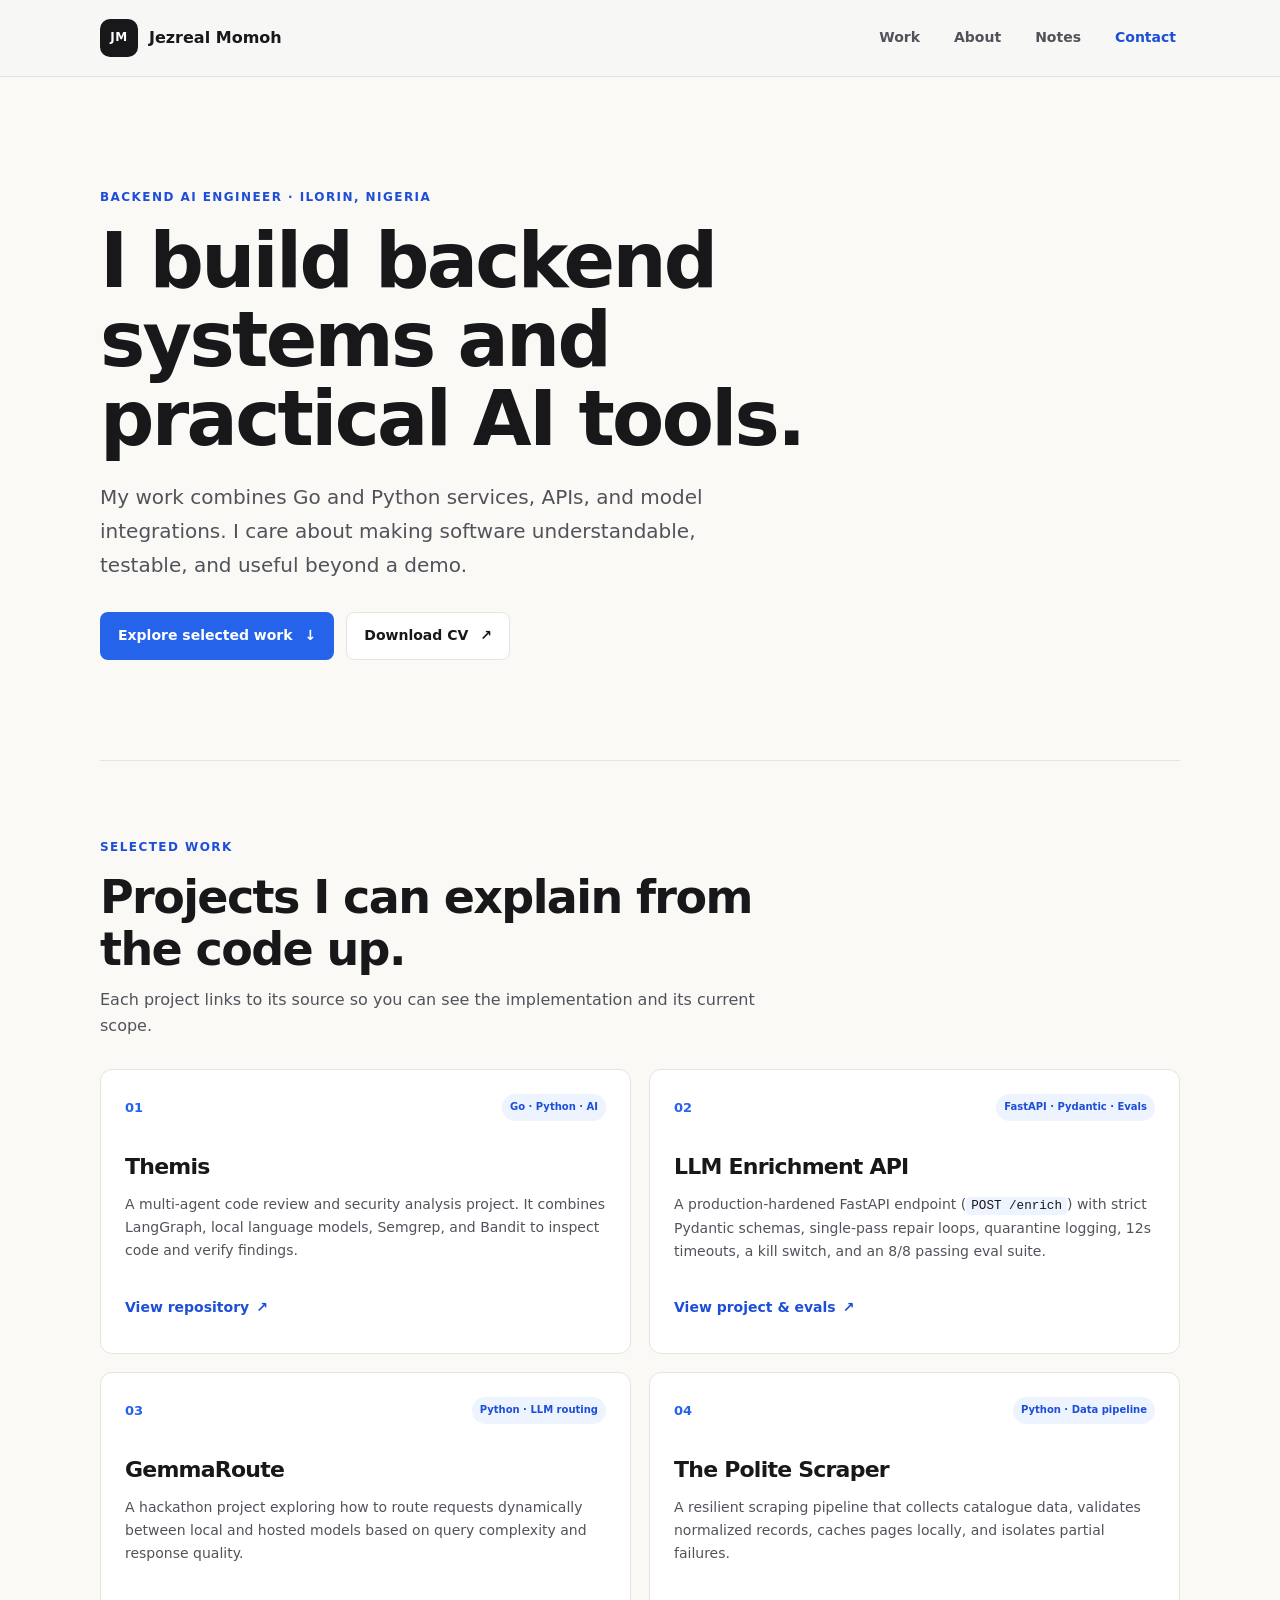
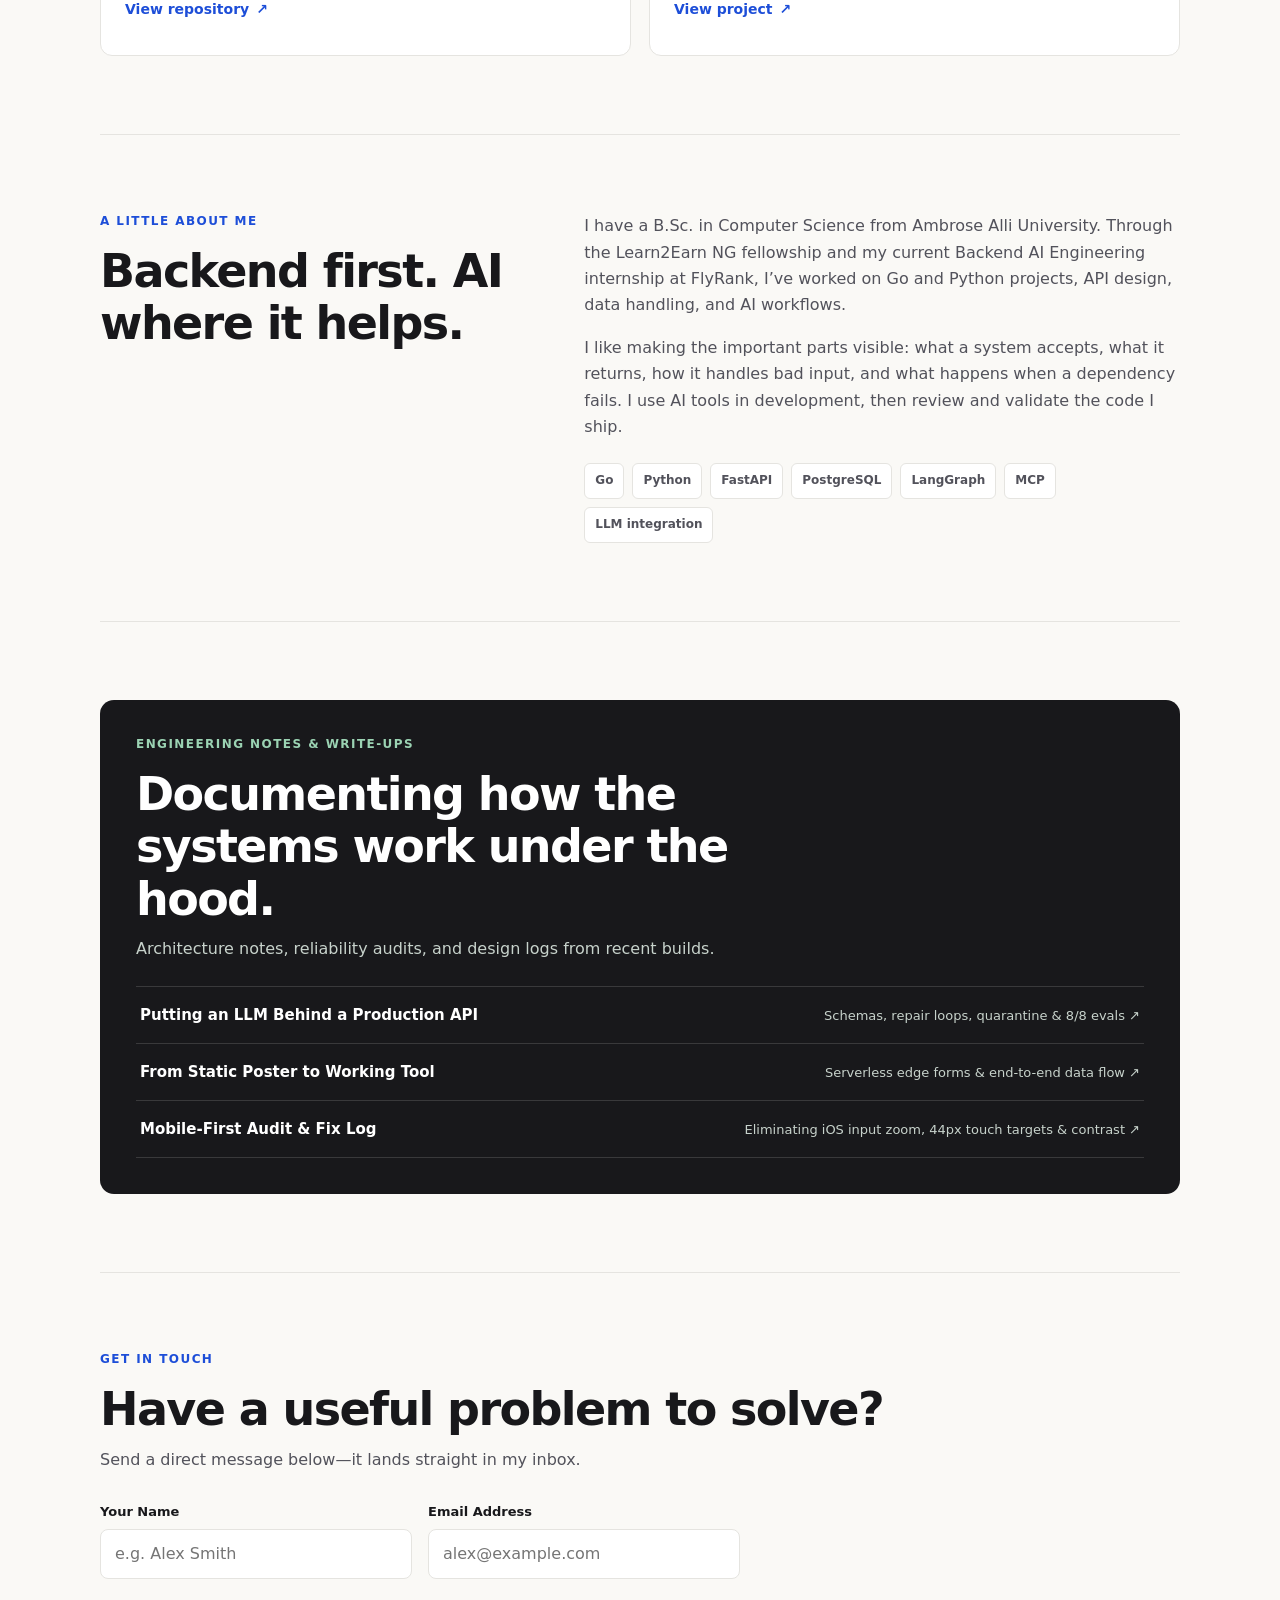
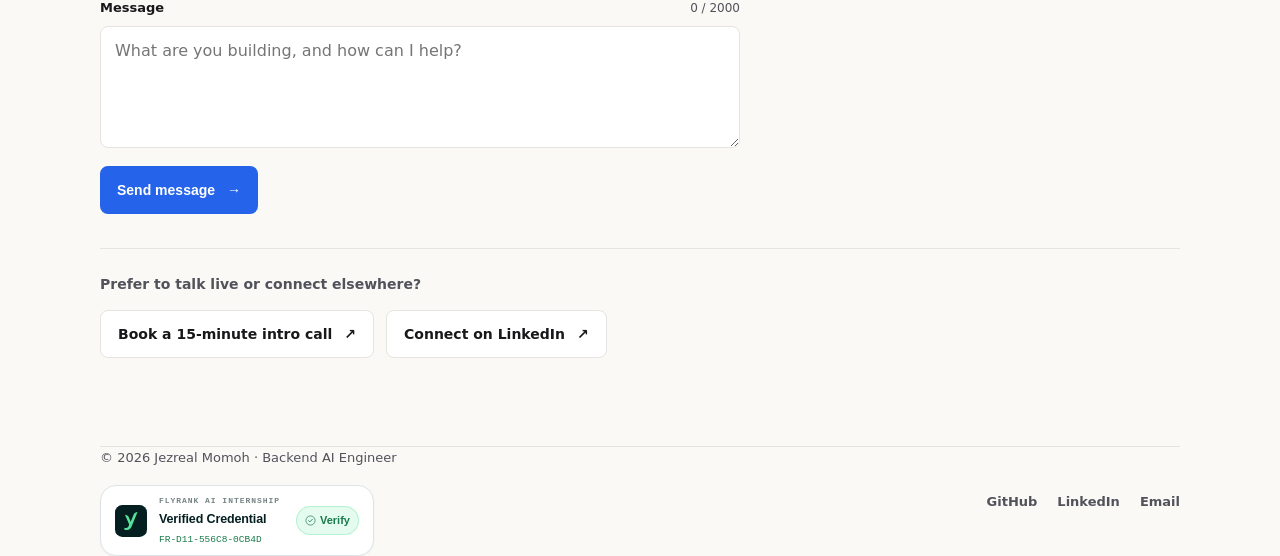
<file: site/index.html>
<!doctype html>
<html lang="en">
  <head>
    <meta charset="utf-8">
    <meta name="viewport" content="width=device-width, initial-scale=1">
    <meta name="description" content="Jezreal Momoh is a Backend AI Engineer building Go and Python services, FastAPI endpoints, Pydantic schemas, multi-agent systems, and reliable LLM integrations.">
    <meta name="author" content="Jezreal Momoh">
    <meta name="robots" content="index, follow">
    <meta name="theme-color" content="#faf9f6">
    <title>Jezreal Momoh — Backend AI Engineer</title>
    <link rel="canonical" href="https://jezreal-momoh-portfolio.netlify.app/">

    <!-- Open Graph / Social Share Preview -->
    <meta property="og:type" content="website">
    <meta property="og:url" content="https://jezreal-momoh-portfolio.netlify.app/">
    <meta property="og:title" content="Jezreal Momoh — Backend AI Engineer">
    <meta property="og:description" content="Backend systems and practical AI tools in Go and Python: FastAPI services, Pydantic schemas, multi-agent code review, and evals.">
    <meta property="og:image" content="https://jezreal-momoh-portfolio.netlify.app/assets/og-card.png">
    <meta property="og:image:width" content="1200">
    <meta property="og:image:height" content="630">
    <meta property="og:image:alt" content="Jezreal Momoh — Backend AI Engineer portfolio preview">

    <!-- Twitter / X Card -->
    <meta name="twitter:card" content="summary_large_image">
    <meta name="twitter:title" content="Jezreal Momoh — Backend AI Engineer">
    <meta name="twitter:description" content="Backend systems and practical AI tools in Go and Python: FastAPI services, Pydantic schemas, multi-agent code review, and evals.">
    <meta name="twitter:image" content="https://jezreal-momoh-portfolio.netlify.app/assets/og-card.png">

    <link rel="icon" type="image/svg+xml" href="./assets/jm-favicon.svg">
    <link rel="stylesheet" href="./styles.css">

    <!-- Privacy-Friendly Visitor Analytics (Cloudflare Web Analytics & GoatCounter) -->
    <script defer src="https://static.cloudflareinsights.com/beacon.min.js" data-cf-beacon='{"token": "jezreal-momoh-portfolio-analytics", "spa": false}'></script>
    <script data-goatcounter="https://jezreal-momoh.goatcounter.com/count" async src="//gc.zgo.at/count.js"></script>

    <script type="application/ld+json">
      {
        "@context": "https://schema.org",
        "@type": "Person",
        "name": "Jezreal Momoh",
        "jobTitle": "Backend AI Engineer",
        "url": "https://jezreal-momoh-portfolio.netlify.app/",
        "address": {
          "@type": "PostalAddress",
          "addressLocality": "Ilorin",
          "addressCountry": "NG"
        },
        "sameAs": [
          "https://github.com/jezreal-dev",
          "https://linkedin.com/in/jezreal-momoh"
        ]
      }
    </script>
  </head>
  <body>
    <a class="skip-link" href="#main">Skip to content</a>

    <header class="site-header">
      <div class="header-inner">
        <a class="brand" href="#top" aria-label="Jezreal Momoh, home">
          <span class="brand-mark" aria-hidden="true">JM</span>
          <span>Jezreal Momoh</span>
        </a>
        <nav aria-label="Main navigation">
          <a href="#work">Work</a>
          <a href="#about">About</a>
          <a href="#notes">Notes</a>
          <a class="nav-contact" href="#contact">Contact</a>
        </nav>
      </div>
    </header>

    <main id="main">
      <section class="hero" id="top" aria-labelledby="hero-title">
        <p class="eyebrow">Backend AI Engineer · Ilorin, Nigeria</p>
        <h1 id="hero-title">I build backend systems and practical AI tools.</h1>
        <p class="hero-copy">My work combines Go and Python services, APIs, and model integrations. I care about making software understandable, testable, and useful beyond a demo.</p>
        <div class="hero-actions">
          <a class="button button-primary" href="#work">Explore selected work <span aria-hidden="true">↓</span></a>
          <a class="button button-secondary" href="./assets/Jezreal_Momoh_Backend_AI_Engineer_CV.pdf" download>Download CV <span aria-hidden="true">↗</span></a>
        </div>
      </section>

      <section class="work section-block" id="work" aria-labelledby="work-title">
        <div class="section-heading">
          <p class="eyebrow">Selected work</p>
          <h2 id="work-title">Projects I can explain from the code up.</h2>
          <p>Each project links to its source so you can see the implementation and its current scope.</p>
        </div>
        <div class="project-grid">
          <article class="project-card">
            <div class="project-topline"><span class="project-number">01</span><span class="tag">Go · Python · AI</span></div>
            <h3>Themis</h3>
            <p>A multi-agent code review and security analysis project. It combines LangGraph, local language models, Semgrep, and Bandit to inspect code and verify findings.</p>
            <a class="text-link" href="https://github.com/jezreal-dev/themis" target="_blank" rel="noopener noreferrer">View repository <span aria-hidden="true">↗</span></a>
          </article>
          <article class="project-card">
            <div class="project-topline"><span class="project-number">02</span><span class="tag">FastAPI · Pydantic · Evals</span></div>
            <h3>LLM Enrichment API</h3>
            <p>A production-hardened FastAPI endpoint (<code>POST /enrich</code>) with strict Pydantic schemas, single-pass repair loops, quarantine logging, 12s timeouts, a kill switch, and an 8/8 passing eval suite.</p>
            <a class="text-link" href="https://github.com/jezreal-dev/flyrank-backend-ai-engineering/tree/main/BE-01-crud-api" target="_blank" rel="noopener noreferrer">View project &amp; evals <span aria-hidden="true">↗</span></a>
          </article>
          <article class="project-card">
            <div class="project-topline"><span class="project-number">03</span><span class="tag">Python · LLM routing</span></div>
            <h3>GemmaRoute</h3>
            <p>A hackathon project exploring how to route requests dynamically between local and hosted models based on query complexity and response quality.</p>
            <a class="text-link" href="https://github.com/jezreal-dev/gemmaroute" target="_blank" rel="noopener noreferrer">View repository <span aria-hidden="true">↗</span></a>
          </article>
          <article class="project-card">
            <div class="project-topline"><span class="project-number">04</span><span class="tag">Python · Data pipeline</span></div>
            <h3>The Polite Scraper</h3>
            <p>A resilient scraping pipeline that collects catalogue data, validates normalized records, caches pages locally, and isolates partial failures.</p>
            <a class="text-link" href="https://github.com/jezreal-dev/flyrank-backend-ai-engineering/tree/main/scraper" target="_blank" rel="noopener noreferrer">View project <span aria-hidden="true">↗</span></a>
          </article>
        </div>
      </section>

      <section class="about section-block" id="about" aria-labelledby="about-title">
        <div class="section-heading">
          <p class="eyebrow">A little about me</p>
          <h2 id="about-title">Backend first. AI where it helps.</h2>
        </div>
        <div class="about-copy">
          <p>I have a B.Sc. in Computer Science from Ambrose Alli University. Through the Learn2Earn NG fellowship and my current Backend AI Engineering internship at FlyRank, I’ve worked on Go and Python projects, API design, data handling, and AI workflows.</p>
          <p>I like making the important parts visible: what a system accepts, what it returns, how it handles bad input, and what happens when a dependency fails. I use AI tools in development, then review and validate the code I ship.</p>
          <div class="skill-list" aria-label="Tools and areas I work with">
            <span>Go</span><span>Python</span><span>FastAPI</span><span>PostgreSQL</span><span>LangGraph</span><span>MCP</span><span>LLM integration</span>
          </div>
        </div>
      </section>

      <section class="notes section-block" id="notes" aria-labelledby="notes-title">
        <div class="notes-panel">
          <div class="notes-header">
            <p class="eyebrow">Engineering notes &amp; write-ups</p>
            <h2 id="notes-title">Documenting how the systems work under the hood.</h2>
            <p>Architecture notes, reliability audits, and design logs from recent builds.</p>
          </div>
          <ul class="notes-list">
            <li>
              <a class="note-item" href="https://github.com/jezreal-dev/flyrank-backend-ai-engineering/tree/main/BE-01-crud-api#readme" target="_blank" rel="noopener noreferrer">
                <span class="note-title">Putting an LLM Behind a Production API</span>
                <span class="note-meta">Schemas, repair loops, quarantine &amp; 8/8 evals ↗</span>
              </a>
            </li>
            <li>
              <a class="note-item" href="https://github.com/jezreal-dev/portfolio/blob/main/MAKE_IT_DO_SOMETHING.md" target="_blank" rel="noopener noreferrer">
                <span class="note-title">From Static Poster to Working Tool</span>
                <span class="note-meta">Serverless edge forms &amp; end-to-end data flow ↗</span>
              </a>
            </li>
            <li>
              <a class="note-item" href="https://github.com/jezreal-dev/portfolio/blob/main/MOBILE_FIX_LOG.md" target="_blank" rel="noopener noreferrer">
                <span class="note-title">Mobile-First Audit &amp; Fix Log</span>
                <span class="note-meta">Eliminating iOS input zoom, 44px touch targets &amp; contrast ↗</span>
              </a>
            </li>
          </ul>
        </div>
      </section>

      <section class="contact section-block" id="contact" aria-labelledby="contact-title">
        <p class="eyebrow">Get in touch</p>
        <h2 id="contact-title">Have a useful problem to solve?</h2>
        <p>Send a direct message below—it lands straight in my inbox.</p>

        <form class="contact-form" name="contact" method="POST" data-netlify="true" netlify-honeypot="bot-field" id="contact-form">
          <input type="hidden" name="form-name" value="contact">
          <p class="visually-hidden">
            <label>Don’t fill this out if you're human: <input name="bot-field" tabindex="-1"></label>
          </p>

          <div class="form-row">
            <div class="form-group">
              <label for="name">Your Name</label>
              <input type="text" id="name" name="name" required minlength="2" maxlength="100" placeholder="e.g. Alex Smith" autocomplete="name">
            </div>
            <div class="form-group">
              <label for="email">Email Address</label>
              <input type="email" id="email" name="email" required maxlength="254" placeholder="alex@example.com" autocomplete="email">
            </div>
          </div>

          <div class="form-group">
            <div class="label-row">
              <label for="message">Message</label>
              <span class="char-count" id="message-count" aria-live="off">0 / 2000</span>
            </div>
            <textarea id="message" name="message" rows="4" required minlength="5" maxlength="2000" placeholder="What are you building, and how can I help?"></textarea>
          </div>

          <div class="form-actions">
            <button type="submit" class="button button-primary" id="form-submit-btn">
              <span>Send message</span>
              <span aria-hidden="true">→</span>
            </button>
            <p class="form-status" id="form-status" aria-live="polite"></p>
          </div>
        </form>

        <div class="contact-alt">
          <p class="contact-alt-label">Prefer to talk live or connect elsewhere?</p>
          <div class="contact-actions">
            <a class="button button-secondary" href="https://calendly.com/laerzej/15-minute-intro-call" target="_blank" rel="noopener noreferrer">Book a 15-minute intro call <span aria-hidden="true">↗</span></a>
            <a class="button button-secondary" href="https://linkedin.com/in/jezreal-momoh" target="_blank" rel="noopener noreferrer">Connect on LinkedIn <span aria-hidden="true">↗</span></a>
          </div>
        </div>
      </section>
    </main>

    <footer class="site-footer">
      <div class="footer-left">
        <p>© 2026 Jezreal Momoh · Backend AI Engineer</p>
        <!-- Official FlyRank Graduate Badge from internship-badge.netlify.app -->
        <a href="https://internship.flyrank.ai/verify/FR-D11-556C8-0CB4D?first_name=Jezreal" target="_blank" rel="noopener noreferrer" class="flyrank-official-badge" aria-label="Verify Jezreal Momoh's FlyRank AI Internship credential FR-D11-556C8-0CB4D" style="box-sizing:border-box;margin:10px 0 0 0;padding:8px 14px;border:1px solid #DDE4E7;background:#FFFFFF;text-decoration:none;font-family:-apple-system,BlinkMacSystemFont,'Segoe UI',Roboto,Helvetica,Arial,sans-serif;display:inline-flex;align-items:center;gap:12px;border-radius:16px;box-shadow:0 1px 2px rgba(5,31,33,0.05);max-width:100%">
          <svg width="32" height="32" viewBox="0 0 96 96" fill="none" xmlns="http://www.w3.org/2000/svg" aria-hidden="true" style="display:block;flex:none"><rect width="96" height="96" rx="22" fill="#051F21"></rect><path d="M28.2354 74.2202V67.9039C29.6419 68.4369 31.3724 68.7055 33.4311 68.7055C35.3235 68.7055 36.8153 68.2396 37.8979 67.3079C38.9805 66.3762 39.9566 64.8695 40.8218 62.792L42.6887 58.3139L29.8976 29.2879C35.0038 29.2879 39.6028 32.3307 41.5294 36.9893L47.0746 50.3985L56.0126 28.6038C57.9221 23.9452 62.5168 20.894 67.6187 20.894L50.0795 63.5936C48.4556 67.5933 46.5205 70.5102 44.2743 72.3484C42.0281 74.1867 39.1169 75.1058 35.5451 75.1058C32.6212 75.1058 30.1875 74.812 28.2354 74.2244V74.2202Z" fill="#54E399"></path></svg>
          <span style="display:flex;flex-direction:column;gap:2px;min-width:0;text-align:left">
            <span style="font-family:ui-monospace,SFMono-Regular,Menlo,Consolas,monospace;font-size:8px;font-weight:700;letter-spacing:0.12em;text-transform:uppercase;color:rgba(5,31,33,0.55)">FlyRank AI Internship</span>
            <span style="font-size:12.5px;font-weight:600;color:#051F21;letter-spacing:-0.01em;white-space:nowrap">Verified Credential</span>
            <span style="font-family:ui-monospace,SFMono-Regular,Menlo,Consolas,monospace;font-size:9.5px;color:#1A7A4A">FR-D11-556C8-0CB4D</span>
          </span>
          <span style="display:flex;align-items:center;gap:4px;margin-left:4px;padding:4px 8px;background:rgba(84,227,153,0.15);border:1px solid rgba(84,227,153,0.35);border-radius:9999px;font-size:11px;font-weight:600;color:#1A7A4A;flex:none">
            <svg width="11" height="11" viewBox="0 0 24 24" fill="none" xmlns="http://www.w3.org/2000/svg" aria-hidden="true" style="display:block;flex:none"><circle cx="12" cy="12" r="10" stroke="#1A7A4A" stroke-width="1.5"></circle><path d="M7.9 12.3l2.8 2.8 5.4-5.8" stroke="#1A7A4A" stroke-width="1.8" stroke-linecap="round" stroke-linejoin="round"></path></svg>Verify
          </span>
        </a>
      </div>
      <div class="footer-links">
        <a href="https://github.com/jezreal-dev" target="_blank" rel="noopener noreferrer">GitHub</a>
        <a href="https://linkedin.com/in/jezreal-momoh" target="_blank" rel="noopener noreferrer">LinkedIn</a>
        <a href="mailto:jezreelmomoh1234@gmail.com">Email</a>
      </div>
    </footer>

    <script>
      const contactForm = document.getElementById('contact-form');
      const submitBtn = document.getElementById('form-submit-btn');
      const formStatus = document.getElementById('form-status');
      const messageField = document.getElementById('message');
      const messageCount = document.getElementById('message-count');

      if (messageField && messageCount) {
        messageField.addEventListener('input', () => {
          messageCount.textContent = messageField.value.length + ' / 2000';
        });
      }

      if (contactForm) {
        let isSubmitting = false;
        let lastSuccessAt = 0;
        const COOLDOWN_MS = 5000;
        const TIMEOUT_MS = 12000;
        const EMAIL_RE = /^[^\s@]+@[^\s@]+\.[^\s@]+$/;

        const showStatus = (msg, kind) => {
          formStatus.textContent = msg;
          formStatus.className = 'form-status ' + kind;
        };

        contactForm.addEventListener('submit', async (e) => {
          e.preventDefault();
          if (isSubmitting) return;

          if (Date.now() - lastSuccessAt < COOLDOWN_MS) {
            showStatus('Message already sent—please wait a few seconds before sending another.', 'error');
            return;
          }

          const nameVal = contactForm.elements.name.value.trim();
          const emailVal = contactForm.elements.email.value.trim();
          const messageVal = contactForm.elements.message.value.trim();

          if (nameVal.length < 2 || nameVal.length > 100) {
            showStatus('Please enter your name (2–100 characters, not blank spaces).', 'error');
            contactForm.elements.name.focus();
            return;
          }
          if (!EMAIL_RE.test(emailVal) || emailVal.length > 254) {
            showStatus('Please enter a valid email address.', 'error');
            contactForm.elements.email.focus();
            return;
          }
          if (messageVal.length < 5 || messageVal.length > 2000) {
            showStatus('Please write a message between 5 and 2000 characters.', 'error');
            contactForm.elements.message.focus();
            return;
          }

          isSubmitting = true;
          const submitText = submitBtn.querySelector('span');
          const originalText = submitText.textContent;
          submitBtn.disabled = true;
          submitText.textContent = 'Sending...';
          showStatus('', '');

          const payload = new URLSearchParams();
          payload.set('form-name', 'contact');
          payload.set('bot-field', contactForm.elements['bot-field'].value);
          payload.set('name', nameVal);
          payload.set('email', emailVal);
          payload.set('message', messageVal);

          const controller = new AbortController();
          const timer = setTimeout(() => controller.abort(), TIMEOUT_MS);

          try {
            const response = await fetch('/', {
              method: 'POST',
              headers: { 'Content-Type': 'application/x-www-form-urlencoded' },
              body: payload.toString(),
              signal: controller.signal
            });

            if (response.ok) {
              lastSuccessAt = Date.now();
              showStatus('Thank you! Your message was sent successfully.', 'success');
              contactForm.reset();
              if (messageCount) messageCount.textContent = '0 / 2000';
            } else {
              throw new Error('Server returned ' + response.status);
            }
          } catch (err) {
            const reason = err.name === 'AbortError'
              ? 'Request timed out on a slow connection.'
              : 'Unable to send message via form right now.';
            showStatus(reason + ' Please email directly at jezreelmomoh1234@gmail.com', 'error');
          } finally {
            clearTimeout(timer);
            isSubmitting = false;
            submitBtn.disabled = false;
            submitText.textContent = originalText;
          }
        });
      }
    </script>
  </body>
</html>
</file>
<file: site/styles.css>
:root {
  color-scheme: light;
  --page: #faf9f6;
  --surface: #ffffff;
  --ink: #18181b;
  --muted: #52525b;
  --line: #e5e4e0;
  --accent: #2563eb;
  --accent-dark: #1d4ed8;
  --accent-wash: #edf3ff;
  --warm: #e9a95e;
  --font: Inter, ui-sans-serif, system-ui, -apple-system, BlinkMacSystemFont, "Segoe UI", sans-serif;
  --content: 1080px;
}

* { box-sizing: border-box; }
html { scroll-behavior: smooth; scroll-padding-top: 88px; overflow-x: hidden; }
body {
  margin: 0;
  background: var(--page);
  color: var(--ink);
  font-family: var(--font);
  font-size: 16px;
  line-height: 1.65;
  -webkit-font-smoothing: antialiased;
  overflow-x: hidden;
}
a { color: inherit; }
a:focus-visible { outline: 3px solid var(--warm); outline-offset: 4px; }
.skip-link {
  position: absolute;
  top: 8px;
  left: 8px;
  z-index: 20;
  padding: 8px 12px;
  transform: translateY(-150%);
  border-radius: 6px;
  background: var(--ink);
  color: white;
}
.skip-link:focus { transform: translateY(0); }
.site-header {
  position: sticky;
  top: 0;
  z-index: 10;
  border-bottom: 1px solid rgba(220, 228, 221, .9);
  background: rgba(247, 248, 245, .94);
  backdrop-filter: blur(12px);
}
.header-inner, .site-footer {
  width: min(var(--content), calc(100% - 48px));
  margin: 0 auto;
  display: flex;
  align-items: center;
  justify-content: space-between;
}
.header-inner { min-height: 76px; gap: 24px; }
.brand {
  display: inline-flex;
  align-items: center;
  gap: 11px;
  color: var(--ink);
  font-weight: 700;
  text-decoration: none;
  white-space: nowrap;
}
.brand-mark {
  display: grid;
  width: 38px;
  height: 38px;
  place-items: center;
  border-radius: 10px;
  background: var(--ink);
  color: white;
  font-size: 12px;
  letter-spacing: .04em;
}
nav { display: flex; align-items: center; gap: 26px; }
nav a, .footer-links a {
  color: var(--muted);
  font-size: 14px;
  font-weight: 600;
  text-decoration: none;
}
nav a {
  padding: 8px 4px;
  display: inline-flex;
  align-items: center;
  min-height: 44px;
}
nav a:hover, .footer-links a:hover { color: var(--accent); }
nav .nav-contact { color: var(--accent-dark); font-weight: 700; }
main { width: min(var(--content), calc(100% - 48px)); margin: 0 auto; }
.hero { padding: 112px 0 100px; max-width: 850px; }
.eyebrow {
  margin: 0 0 15px;
  color: var(--accent-dark);
  font-size: 12px;
  font-weight: 750;
  letter-spacing: .12em;
  line-height: 1.4;
  text-transform: uppercase;
}
.hero .eyebrow { display: flex; align-items: center; gap: 9px; }
h1, h2, h3, p { margin-top: 0; }
h1, h2, h3 { letter-spacing: -.035em; }
h1 { max-width: 790px; margin-bottom: 22px; font-size: clamp(42px, 7vw, 76px); line-height: 1.04; font-weight: 740; }
.hero-copy { max-width: 650px; margin-bottom: 30px; color: var(--muted); font-size: clamp(17px, 2.2vw, 20px); line-height: 1.7; }
.hero-actions, .contact-actions { display: flex; flex-wrap: wrap; gap: 12px; }
.button {
  display: inline-flex;
  min-height: 48px;
  align-items: center;
  justify-content: center;
  gap: 12px;
  padding: 11px 17px;
  border: 1px solid transparent;
  border-radius: 8px;
  font-size: 14px;
  font-weight: 700;
  text-decoration: none;
  transition: background-color .15s ease, color .15s ease, border-color .15s ease, transform .15s ease;
}
.button:hover { transform: translateY(-1px); }
.button-primary { background: var(--accent); color: white; }
.button-primary:hover { background: var(--accent-dark); }
.button-secondary { border-color: var(--line); background: var(--surface); color: var(--ink); }
.button-secondary:hover { border-color: var(--accent); color: var(--accent); }
.section-block { padding: 78px 0; border-top: 1px solid var(--line); }
.section-heading { max-width: 690px; margin-bottom: 30px; }
.section-heading h2, .about h2, .notes h2, .contact h2 { margin-bottom: 11px; font-size: clamp(30px, 4.3vw, 46px); line-height: 1.14; font-weight: 720; }
.section-heading > p:last-child, .contact > p:not(.eyebrow), .notes-panel p:not(.eyebrow) { color: var(--muted); }
.project-grid { display: grid; grid-template-columns: repeat(2, minmax(0, 1fr)); gap: 18px; }
.project-card {
  display: flex;
  min-height: 268px;
  flex-direction: column;
  padding: 24px;
  border: 1px solid var(--line);
  border-radius: 12px;
  background: var(--surface);
}
.project-card code {
  padding: 2px 5px;
  border-radius: 4px;
  background: var(--accent-wash);
  color: var(--ink);
  font-size: 0.9em;
}
.project-topline { display: flex; align-items: center; justify-content: space-between; gap: 8px; margin-bottom: 28px; }
.project-number { color: var(--accent); font-size: 13px; font-weight: 800; }
.tag { padding: 5px 8px; border-radius: 999px; background: var(--accent-wash); color: var(--accent-dark); font-size: 10px; font-weight: 700; }
.project-card h3 { margin-bottom: 8px; font-size: 22px; }
.project-card p { margin-bottom: 22px; color: var(--muted); font-size: 14px; line-height: 1.65; }
.text-link {
  display: inline-flex;
  align-items: center;
  gap: 7px;
  margin-top: auto;
  color: var(--accent-dark);
  font-size: 14px;
  font-weight: 750;
  text-decoration: none;
  min-height: 44px;
  padding: 4px 0;
}
.text-link:hover { color: var(--accent); text-decoration: underline; text-underline-offset: 3px; }
.about { display: grid; grid-template-columns: .85fr 1.15fr; gap: 44px; }
.about .section-heading { margin-bottom: 0; }
.about-copy p { color: var(--muted); }
.skill-list { display: flex; flex-wrap: wrap; gap: 8px; margin-top: 23px; }
.skill-list span { padding: 7px 10px; border: 1px solid var(--line); border-radius: 6px; background: var(--surface); color: var(--muted); font-size: 12px; font-weight: 650; }
.notes-panel {
  display: flex;
  flex-direction: column;
  gap: 24px;
  padding: 36px;
  border-radius: 14px;
  background: var(--ink);
  color: white;
}
.notes-header { max-width: 650px; }
.notes-panel .eyebrow { color: #9bd3b3; }
.notes-panel h2 { max-width: 600px; }
.notes-panel p:not(.eyebrow) { color: #c7d2cb; margin-bottom: 0; }
.notes-list {
  list-style: none;
  margin: 0;
  padding: 0;
  display: flex;
  flex-direction: column;
  border-top: 1px solid rgba(255, 255, 255, .14);
}
.notes-list li {
  border-bottom: 1px solid rgba(255, 255, 255, .14);
}
.note-item {
  display: flex;
  align-items: center;
  justify-content: space-between;
  gap: 16px;
  min-height: 56px;
  padding: 14px 4px;
  text-decoration: none;
  color: white;
  transition: color .15s ease, transform .15s ease;
}
.note-item:hover { color: #9bd3b3; transform: translateX(3px); }
.note-title { font-size: 15px; font-weight: 650; }
.note-meta { font-size: 13px; color: #c7d2cb; text-align: right; }
.note-item:hover .note-meta { color: #9bd3b3; }
.contact { padding-bottom: 88px; }
.contact > p:not(.eyebrow) { margin-bottom: 22px; }
.contact-alt { margin-top: 34px; padding-top: 24px; border-top: 1px solid var(--line); }
.contact-alt-label { margin-bottom: 14px; color: var(--muted); font-size: 14px; font-weight: 600; }
.booking-note { margin-top: 14px; font-size: 12px; }

/* Contact Form & Form Elements */
.visually-hidden {
  position: absolute;
  width: 1px;
  height: 1px;
  padding: 0;
  margin: -1px;
  overflow: hidden;
  clip: rect(0, 0, 0, 0);
  white-space: nowrap;
  border: 0;
}
.contact-form {
  max-width: 640px;
  margin: 28px 0 20px;
  display: flex;
  flex-direction: column;
  gap: 18px;
}
.form-row {
  display: grid;
  grid-template-columns: 1fr 1fr;
  gap: 16px;
}
.form-group {
  display: flex;
  flex-direction: column;
  gap: 7px;
}
.label-row {
  display: flex;
  align-items: baseline;
  justify-content: space-between;
  gap: 8px;
}
.char-count {
  font-size: 12px;
  color: var(--muted);
}
.form-group label {
  font-size: 13px;
  font-weight: 650;
  color: var(--ink);
}
.form-group input,
.form-group textarea {
  width: 100%;
  padding: 12px 14px;
  border: 1px solid var(--line);
  border-radius: 8px;
  background: var(--surface);
  color: var(--ink);
  font-family: inherit;
  font-size: 16px; /* Crucial: 16px prevents iOS Safari viewport zoom on input focus */
  line-height: 1.5;
  transition: border-color .15s ease, box-shadow .15s ease;
}
.form-group input {
  min-height: 48px;
}
.form-group input:focus,
.form-group textarea:focus {
  outline: none;
  border-color: var(--accent);
  box-shadow: 0 0 0 3px var(--accent-wash);
}
.form-group textarea {
  resize: vertical;
  min-height: 110px;
}
.form-actions {
  display: flex;
  align-items: center;
  gap: 16px;
  flex-wrap: wrap;
}
.form-actions button {
  cursor: pointer;
  border: none;
}
.form-actions button:disabled {
  opacity: 0.65;
  cursor: not-allowed;
  transform: none;
}
.form-status {
  margin: 0;
  font-size: 13px;
  font-weight: 600;
}
.form-status.success {
  color: #15803d;
}
.form-status.error {
  color: #b91c1c;
}

.site-footer { min-height: 90px; border-top: 1px solid var(--line); color: var(--muted); font-size: 13px; }
.site-footer p { margin: 0; }
.footer-left { display: flex; flex-direction: column; align-items: flex-start; gap: 6px; }
.graduate-badge {
  display: inline-flex;
  align-items: center;
  gap: 6px;
  padding: 4px 10px;
  background: rgba(34, 197, 94, 0.08);
  border: 1px solid rgba(34, 197, 94, 0.25);
  border-radius: 9999px;
  color: #15803d;
  font-size: 11px;
  font-weight: 600;
  text-decoration: none;
  transition: all 0.2s ease;
}
.graduate-badge:hover {
  background: rgba(34, 197, 94, 0.15);
  border-color: rgba(34, 197, 94, 0.4);
}
.badge-dot {
  width: 6px;
  height: 6px;
  border-radius: 50%;
  background-color: #22c55e;
  box-shadow: 0 0 6px rgba(34, 197, 94, 0.6);
}
.footer-links { display: flex; gap: 20px; }
.footer-links a { font-size: 13px; }
@media (max-width: 760px) {
  .header-inner, .site-footer, main { width: min(100% - 36px, var(--content)); }
  .header-inner { min-height: 68px; }
  nav { gap: 15px; }
  nav a { font-size: 12px; }
  .hero { padding: 82px 0 72px; }
  .section-block { padding: 62px 0; }
  .project-grid { grid-template-columns: 1fr; }
  .project-card { min-height: 0; }
  .about { grid-template-columns: 1fr; gap: 22px; }
  .note-item { flex-direction: column; align-items: flex-start; gap: 4px; padding: 14px 0; }
  .note-meta { text-align: left; }
  .form-row { grid-template-columns: 1fr; }
}
@media (max-width: 470px) {
  .header-inner, .site-footer, main { width: calc(100% - 32px); }
  .brand { gap: 8px; font-size: 14px; }
  .brand-mark { width: 34px; height: 34px; }
  nav { gap: 14px; }
  nav a { font-size: 13px; }
  nav a:nth-child(3) { display: none; }
  .hero { padding: 56px 0 48px; }
  h1 { font-size: clamp(34px, 9vw, 44px); line-height: 1.1; }
  .hero-copy { font-size: 16px; }
  .hero-actions { flex-direction: column; width: 100%; }
  .button { width: 100%; min-height: 48px; }
  .project-card { padding: 20px; }
  .notes-panel { padding: 24px 20px; gap: 18px; }
  .form-actions button { width: 100%; min-height: 48px; }
  .site-footer { align-items: flex-start; flex-direction: column; justify-content: center; gap: 12px; padding: 22px 0; }
  .footer-links { flex-wrap: wrap; gap: 16px; }
  .footer-links a { padding: 8px 4px; min-height: 44px; display: inline-flex; align-items: center; font-size: 14px; }
}
@media (prefers-reduced-motion: reduce) {
  html { scroll-behavior: auto; }
  *, *::before, *::after { transition-duration: .01ms !important; }
}
</file>
